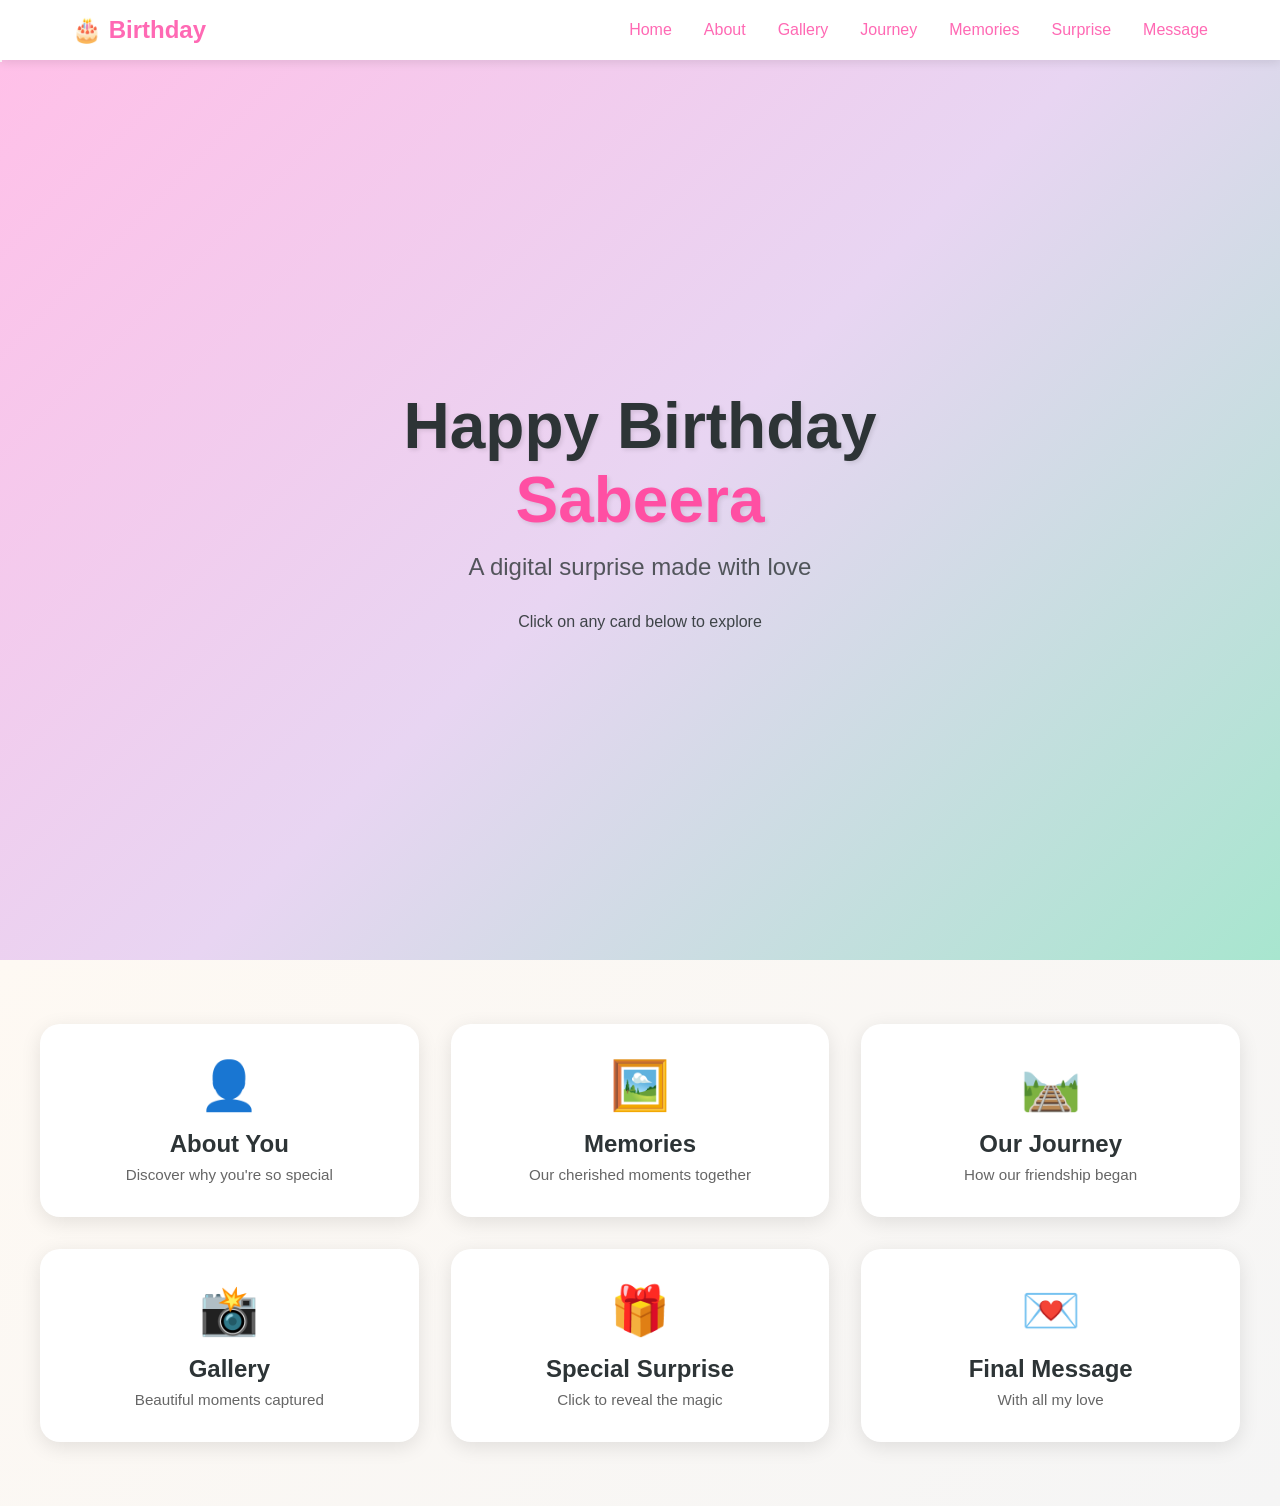
<file: Frontend-Mini-Projects-Collection/BIRTHDAY/index.html>
<!DOCTYPE html>
<html lang="en">
<head>
    <meta charset="UTF-8">
    <meta name="viewport" content="width=device-width, initial-scale=1.0">
    <title>Happy Birthday - A Digital Surprise</title>
    <link rel="stylesheet" href="styles.css">
</head>
<body>
    <!-- Navigation -->
    <nav class="navbar">
        <div class="nav-container">
            <div class="nav-logo">
                <a href="index.html" style="text-decoration: none; color: inherit;">🎂 Birthday</a>
            </div>
            <ul class="nav-menu">
                <li><a href="index.html" class="nav-link">Home</a></li>
                <li><a href="about.html" class="nav-link">About</a></li>
                <li><a href="gallery.html" class="nav-link">Gallery</a></li>
                <li><a href="journey.html" class="nav-link">Journey</a></li>
                <li><a href="memories.html" class="nav-link">Memories</a></li>
                <li><a href="suprise.html" class="nav-link">Surprise</a></li>
               
                <li><a href="message.html" class="nav-link">Message</a></li>
            </ul>
            
        </div>
    </nav>


    <!-- Welcome Section -->
    <section id="home" class="hero">
        <div class="stars"></div>
        <div class="balloons"></div>
        <div class="hero-content">
            <h1 class="hero-title">
    Happy Birthday <br>
    <span style="color: #ff4fa3;">Sabeera</span>
</h1>

            <p class="hero-subtitle">A digital surprise made with love</p>
            <p class="hero-subtitle-small">Click on any card below to explore</p>
        </div>
        <div class="confetti"></div>
    </section>

    <!-- Interactive Cards Section -->
    <section class="cards-section">
        <div class="cards-container">
            <div class="card" onclick="goToPage('about.html')">
                <div class="card-icon">👤</div>
                <h3>About You</h3>
                <p>Discover why you're so special</p>
            </div>
            <div class="card" onclick="goToPage('memories.html')">
                <div class="card-icon">🖼️</div>
                <h3>Memories</h3>
                <p>Our cherished moments together</p>
            </div>
            <div class="card" onclick="goToPage('journey.html')">
                <div class="card-icon">🛤️</div>
                <h3>Our Journey</h3>
                <p>How our friendship began</p>
            </div>
            <div class="card" onclick="goToPage('gallery.html')">
                <div class="card-icon">📸</div>
                <h3>Gallery</h3>
                <p>Beautiful moments captured</p>
            </div>
            <div class="card" onclick="goToPage('surprise.html')">
                <div class="card-icon">🎁</div>
                <h3>Special Surprise</h3>
                <p>Click to reveal the magic</p>
            </div>
            <div class="card" onclick="goToPage('message.html')">
                <div class="card-icon">💌</div>
                <h3>Final Message</h3>
                <p>With all my love</p>
            </div>
        </div>
    </section>

    <script src="script.js"></script>
</body>
</html>
</file>
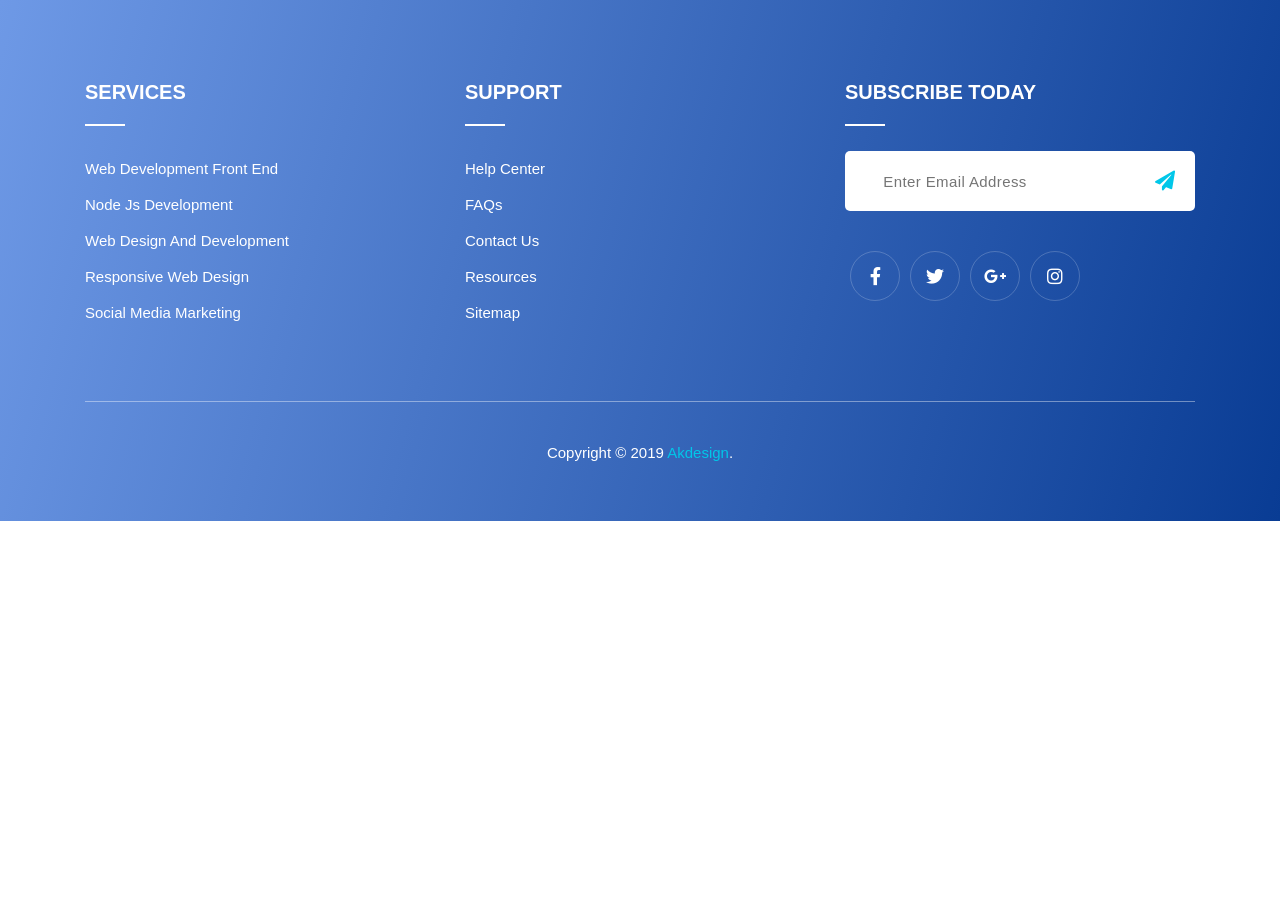
<file: Frontend-Mini-Projects-Collection/FOTTER/index.html>
<!DOCTYPE html>
<html lang="en">

<head>
   <meta charset="UTF-8">
   <meta http-equiv="X-UA-Compatible" content="IE=edge">
   <meta name="viewport" content="width=device-width, initial-scale=1.0">
   <title>Footer </title>
   <link rel="stylesheet" href="style.css">
   <link rel="stylesheet" href="https://maxcdn.bootstrapcdn.com/bootstrap/4.1.3/css/bootstrap.min.css">
   <link rel="stylesheet" href="https://use.fontawesome.com/releases/v5.6.3/css/all.css"
      integrity="sha384-UHRtZLI+pbxtHCWp1t77Bi1L4ZtiqrqD80Kn4Z8NTSRyMA2Fd33n5dQ8lWUE00s/" crossorigin="anonymous">
</head>

<body>
   <div class="footer">
      <div class="container">
         <div class="row">
            <div class="col-lg-4 col-sm-4 col-xs-12">
               <div class="single_footer">
                  <h4>Services</h4>
                  <ul>
                     <li><a href="#">web development front end</a></li>
                     <li><a href="#">node js development</a></li>
                     <li><a href="#">web design and development </a></li>
                     <li><a href="#">responsive web design</a></li>
                     <li><a href="#">social media marketing</a></li>
                  </ul>
               </div>
            </div>
            <!--- END COL -->
            <div class="col-md-4 col-sm-4 col-xs-12">
               <div class="single_footer single_footer_address">
                  <h4>Support        </h4>
                  <ul>
                     <li><a href="#">Help Center </a></li>
                     <li><a href="#"> FAQs  </a></li>
                     <li><a href="#">Contact Us  </a></li>
                     <li><a href="#">Resources </a></li>
                     <li><a href="#"> Sitemap </a></li>
                  </ul>
               </div>
            </div>
            <!--- END COL -->
            <div class="col-md-4 col-sm-4 col-xs-12">
               <div class="single_footer single_footer_address">
                  <h4>Subscribe today</h4>
                  <div class="signup_form">
                     <form action="#" class="subscribe">
                        <input type="text" class="subscribe__input" placeholder="Enter Email Address">
                        <button type="button" class="subscribe__btn"><i class="fas fa-paper-plane"></i></button>
                     </form>
                  </div>
               </div>
               <div class="social_profile">
                  <ul>
                     <li><a href="#"><i class="fab fa-facebook-f"></i></a></li>
                     <li><a href="#"><i class="fab fa-twitter"></i></a></li>
                     <li><a href="#"><i class="fab fa-google-plus-g"></i></a></li>
                     <li><a href="#"><i class="fab fa-instagram"></i></a></li>
                  </ul>
               </div>
            </div>
            <!--- END COL -->
         </div>
         <!--- END ROW -->
         <div class="row">
            <div class="col-lg-12 col-sm-12 col-xs-12">
               <p class="copyright">Copyright © 2019 <a href="#">Akdesign</a>.</p>
            </div>
            <!--- END COL -->
         </div>
         <!--- END ROW -->
      </div>
      <!--- END CONTAINER -->
   </div>
</body>

</html>
</file>
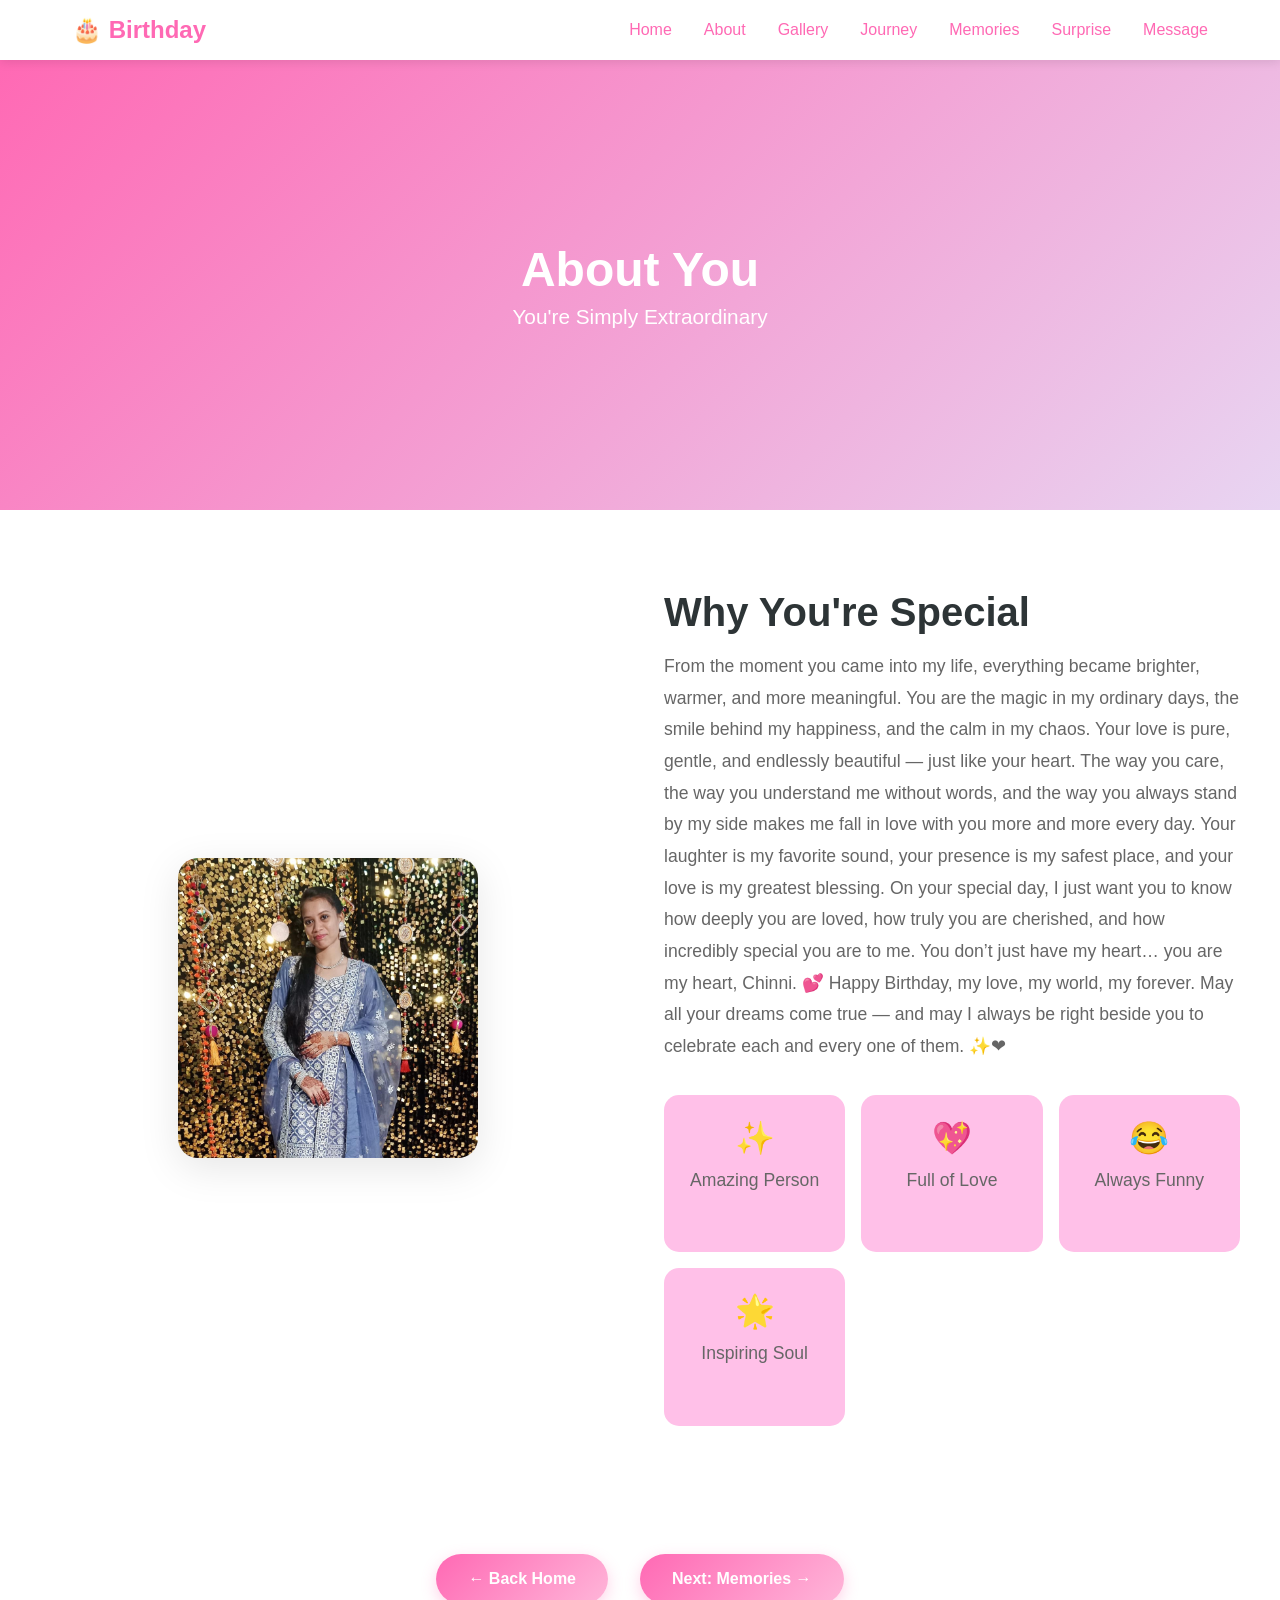
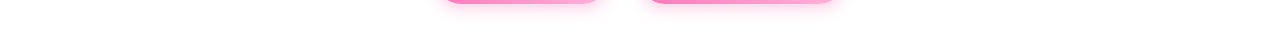
<file: Frontend-Mini-Projects-Collection/BIRTHDAY/about.html>
<!DOCTYPE html>
<html lang="en">
<head>
    <meta charset="UTF-8">
    <meta name="viewport" content="width=device-width, initial-scale=1.0">
    <title>About You - Birthday Gift</title>
    <link rel="stylesheet" href="styles.css">
</head>
<body>
    <!-- Navigation -->
    <nav class="navbar">
        <div class="nav-container">
            <div class="nav-logo">
                <a href="index.html" style="text-decoration: none; color: inherit;">🎂 Birthday</a>
                </div>
            <ul class="nav-menu">
                <li><a href="index.html" class="nav-link">Home</a></li>
                <li><a href="about.html" class="nav-link">About</a></li>
                <li><a href="gallery.html" class="nav-link">Gallery</a></li>
                <li><a href="journey.html" class="nav-link">Journey</a></li>
                <li><a href="memories.html" class="nav-link">Memories</a></li>
                <li><a href="suprise.html" class="nav-link">Surprise</a></li>
                
                <li><a href="message.html" class="nav-link">Message</a></li>
            </ul>
            </div>
            
           
        </div>
    </nav>

    <!-- Audio -->
    <audio id="background-music" loop>
        <source src="https://www.soundhelix.com/examples/mp3/SoundHelix-Song-1.mp3" type="audio/mpeg">
    </audio>

    <!-- About Section -->
    <section class="page-hero about-hero">
        <h1>About You</h1>
        <p>You're Simply Extraordinary</p>
    </section>

    <section class="about">
        <div class="about-container">
            <div class="about-image">
                <div class="image-frame">
                    <img src="about img .jpg" alt="Friend">
                </div>
            </div>
            <div class="about-content">
                <h2>Why You're Special</h2>
                <p>
From the moment you came into my life, everything became brighter, warmer, and more meaningful. You are the magic in my ordinary days, the smile behind my happiness, and the calm in my chaos. Your love is pure, gentle, and endlessly beautiful — just like your heart.

The way you care, the way you understand me without words, and the way you always stand by my side makes me fall in love with you more and more every day. Your laughter is my favorite sound, your presence is my safest place, and your love is my greatest blessing.

On your special day, I just want you to know how deeply you are loved, how truly you are cherished, and how incredibly special you are to me. You don’t just have my heart… you are my heart, Chinni. 💕

Happy Birthday, my love, my world, my forever. May all your dreams come true — and may I always be right beside you to celebrate each and every one of them. ✨❤</p>
              
                <div class="fun-facts">
                    <div class="fact">
                        <span class="fact-icon">✨</span>
                        <p>Amazing Person</p>
                    </div>
                    <div class="fact">
                        <span class="fact-icon">💖</span>
                        <p>Full of Love</p>
                    </div>
                    <div class="fact">
                        <span class="fact-icon">😂</span>
                        <p>Always Funny</p>
                    </div>
                    <div class="fact">
                        <span class="fact-icon">🌟</span>
                        <p>Inspiring Soul</p>
                    </div>
                </div>
            </div>
        </div>
    </section>

    <section class="nav-buttons">
        <button class="btn-secondary" onclick="goToPage('index.html')">← Back Home</button>
        <button class="btn-secondary" onclick="goToPage('memories.html')">Next: Memories →</button>
    </section>

    <script src="script.js"></script>
</body>
</html>
</file>
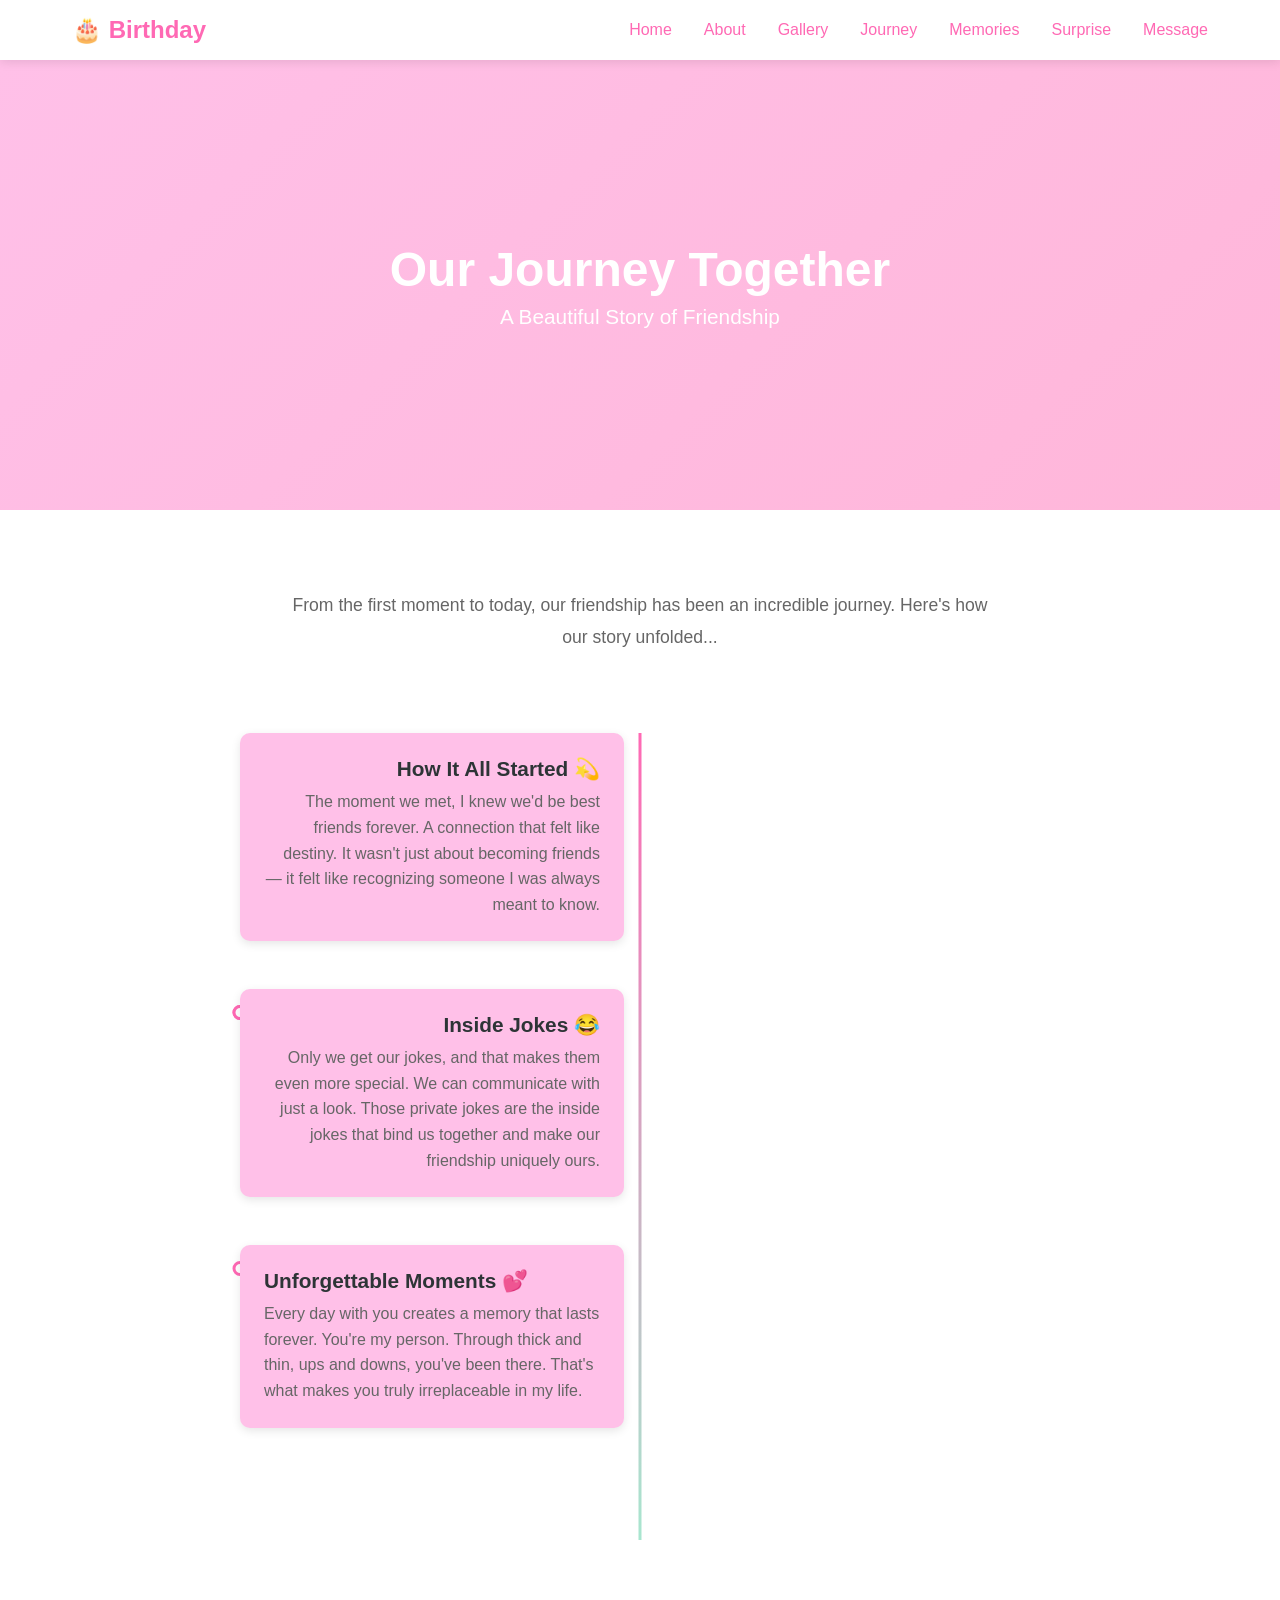
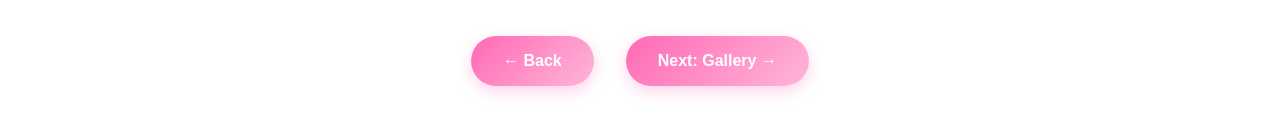
<file: Frontend-Mini-Projects-Collection/BIRTHDAY/journey.html>
<!DOCTYPE html>
<html lang="en">
<head>
    <meta charset="UTF-8">
    <meta name="viewport" content="width=device-width, initial-scale=1.0">
    <title>Our Journey - Birthday Gift</title>
    <link rel="stylesheet" href="styles.css">
</head>
<body>
    <!-- Navigation -->
    <nav class="navbar">
        <div class="nav-container">
            <div class="nav-logo">
                <a href="index.html" style="text-decoration: none; color: inherit;">🎂 Birthday</a>
                </div>
            <ul class="nav-menu">
                <li><a href="index.html" class="nav-link">Home</a></li>
                <li><a href="about.html" class="nav-link">About</a></li>
                <li><a href="gallery.html" class="nav-link">Gallery</a></li>
                <li><a href="journey.html" class="nav-link">Journey</a></li>
                <li><a href="memories.html" class="nav-link">Memories</a></li>
                <li><a href="suprise.html" class="nav-link">Surprise</a></li>
              
                <li><a href="message.html" class="nav-link">Message</a></li>
            </ul>
            </div>
          
            
        </div>
    </nav>

    <!-- Audio -->
    <audio id="background-music" loop>
        <source src="https://www.soundhelix.com/examples/mp3/SoundHelix-Song-1.mp3" type="audio/mpeg">
    </audio>

    <!-- Journey Section -->
    <section class="page-hero journey-hero">
        <h1>Our Journey Together</h1>
        <p>A Beautiful Story of Friendship</p>
    </section>

    <section class="journey">
        <div class="journey-content">
            <p class="journey-intro">From the first moment to today, our friendship has been an incredible journey. Here's how our story unfolded...</p>
            <div class="timeline">
                <div class="timeline-item left">
                    <div class="timeline-content">
                        <h3>How It All Started 💫</h3>
                        <p>The moment we met, I knew we'd be best friends forever. A connection that felt like destiny. It wasn't just about becoming friends — it felt like recognizing someone I was always meant to know.</p>
                    </div>
                </div>
                <div class="timeline-marker"></div>
                <div class="timeline-item right">
                   
                </div>
                <div class="timeline-marker"></div>
                <div class="timeline-item left">
                    <div class="timeline-content">
                        <h3>Inside Jokes 😂</h3>
                        <p>Only we get our jokes, and that makes them even more special. We can communicate with just a look. Those private jokes are the inside jokes that bind us together and make our friendship uniquely ours.</p>
                    </div>
                </div>
                <div class="timeline-marker"></div>
                <div class="timeline-item right">
                    <div class="timeline-content">
                        <h3>Unforgettable Moments 💕</h3>
                        <p>Every day with you creates a memory that lasts forever. You're my person. Through thick and thin, ups and downs, you've been there. That's what makes you truly irreplaceable in my life.</p>
                    </div>
                </div>
            </div>
        </div>
    </section>

    <section class="nav-buttons">
        <button class="btn-secondary" onclick="goToPage('memories.html')">← Back</button>
        <button class="btn-secondary" onclick="goToPage('gallery.html')">Next: Gallery →</button>
    </section>

    <script src="script.js"></script>
</body>
</html>
</file>
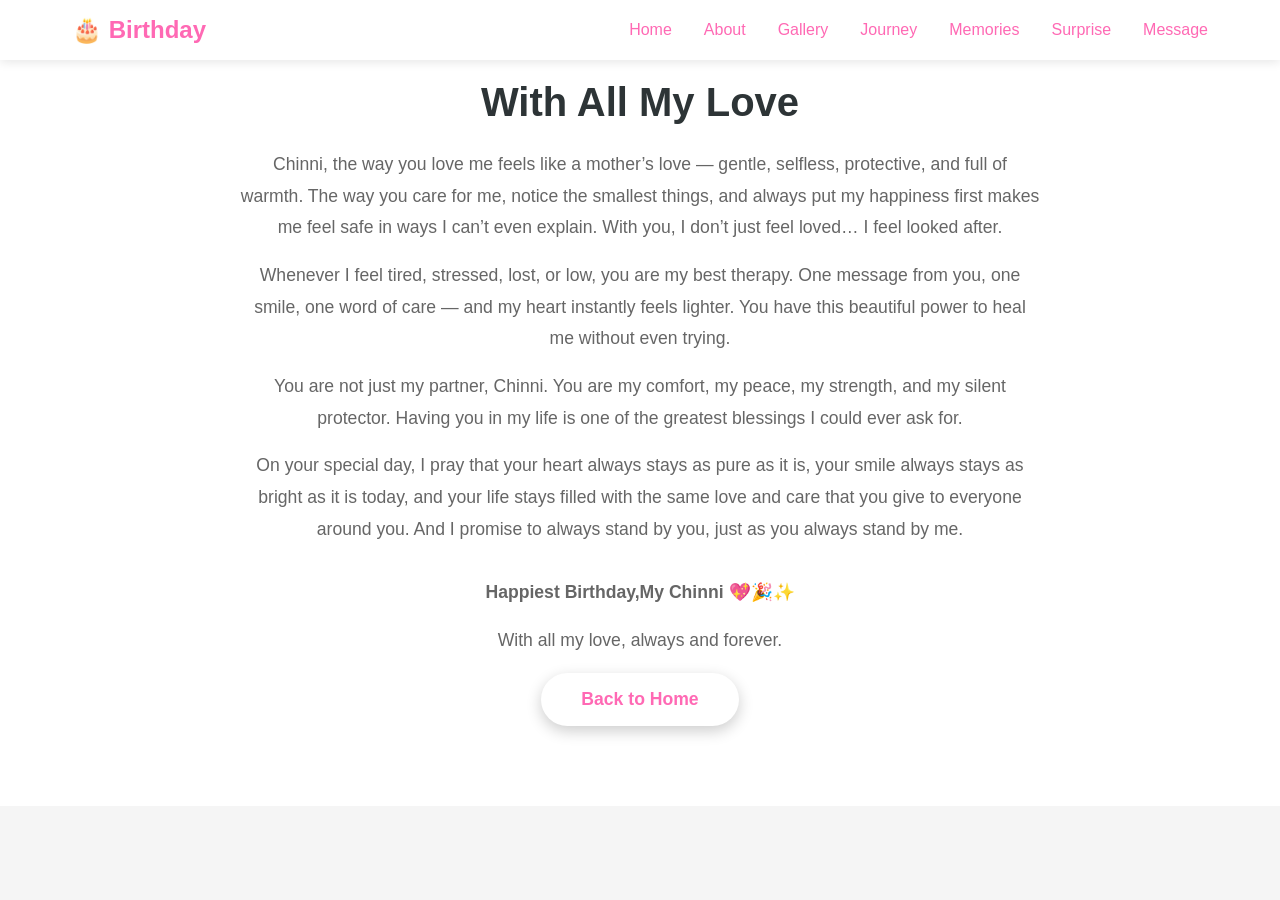
<file: Frontend-Mini-Projects-Collection/BIRTHDAY/message.html>
<!DOCTYPE html>
<html lang="en">
<head>
    <meta charset="UTF-8">
    <meta name="viewport" content="width=device-width, initial-scale=1.0">
    <title>Final Message - Birthday Gift</title>
    <link rel="stylesheet" href="styles.css">
</head>
<body>
    <!-- Navigation -->
    <nav class="navbar">
        <div class="nav-container">
            <div class="nav-logo">
                <a href="index.html" style="text-decoration: none; color: inherit;">🎂 Birthday</a>
                </div>
            <ul class="nav-menu">
                <li><a href="index.html" class="nav-link">Home</a></li>
                <li><a href="about.html" class="nav-link">About</a></li>
                <li><a href="gallery.html" class="nav-link">Gallery</a></li>
                <li><a href="journey.html" class="nav-link">Journey</a></li>
                <li><a href="memories.html" class="nav-link">Memories</a></li>
                <li><a href="suprise.html" class="nav-link">Surprise</a></li>
               
                <li><a href="message.html" class="nav-link">Message</a></li>
            </ul>
            </div>
          
           
        </div>
    </nav>

    <!-- Audio -->
    <audio id="background-music" loop>
        <source src="https://www.soundhelix.com/examples/mp3/SoundHelix-Song-1.mp3" type="audio/mpeg">
    </audio>

    <!-- Final Message Section -->
    <section class="ending">
        <div class="ending-content">
            <h2>With All My Love</h2>
            <p>Chinni, the way you love me feels like a mother’s love — gentle, selfless, protective, and full of warmth. The way you care for me, notice the smallest things, and always put my happiness first makes me feel safe in ways I can’t even explain. With you, I don’t just feel loved… I feel looked after.</p>
            <p>Whenever I feel tired, stressed, lost, or low, you are my best therapy. One message from you, one smile, one word of care — and my heart instantly feels lighter. You have this beautiful power to heal me without even trying.
</p>
            <p>You are not just my partner, Chinni. You are my comfort, my peace, my strength, and my silent protector. Having you in my life is one of the greatest blessings I could ever ask for.</p>
            <p>
On your special day, I pray that your heart always stays as pure as it is, your smile always stays as bright as it is today, and your life stays filled with the same love and care that you give to everyone around you. And I promise to always stand by you, just as you always stand by me.
</p>

            <p class="closing">Happiest Birthday,My Chinni 💖🎉✨</p>
            <p class="final-message">With all my love, always and forever.</p>
            <button class="btn-primary" onclick="goToPage('index.html')">Back to Home</button>
        </div>
        <div class="floating-hearts"></div>
    </section>

    <script src="script.js"></script>
</body>
</html>
</file>
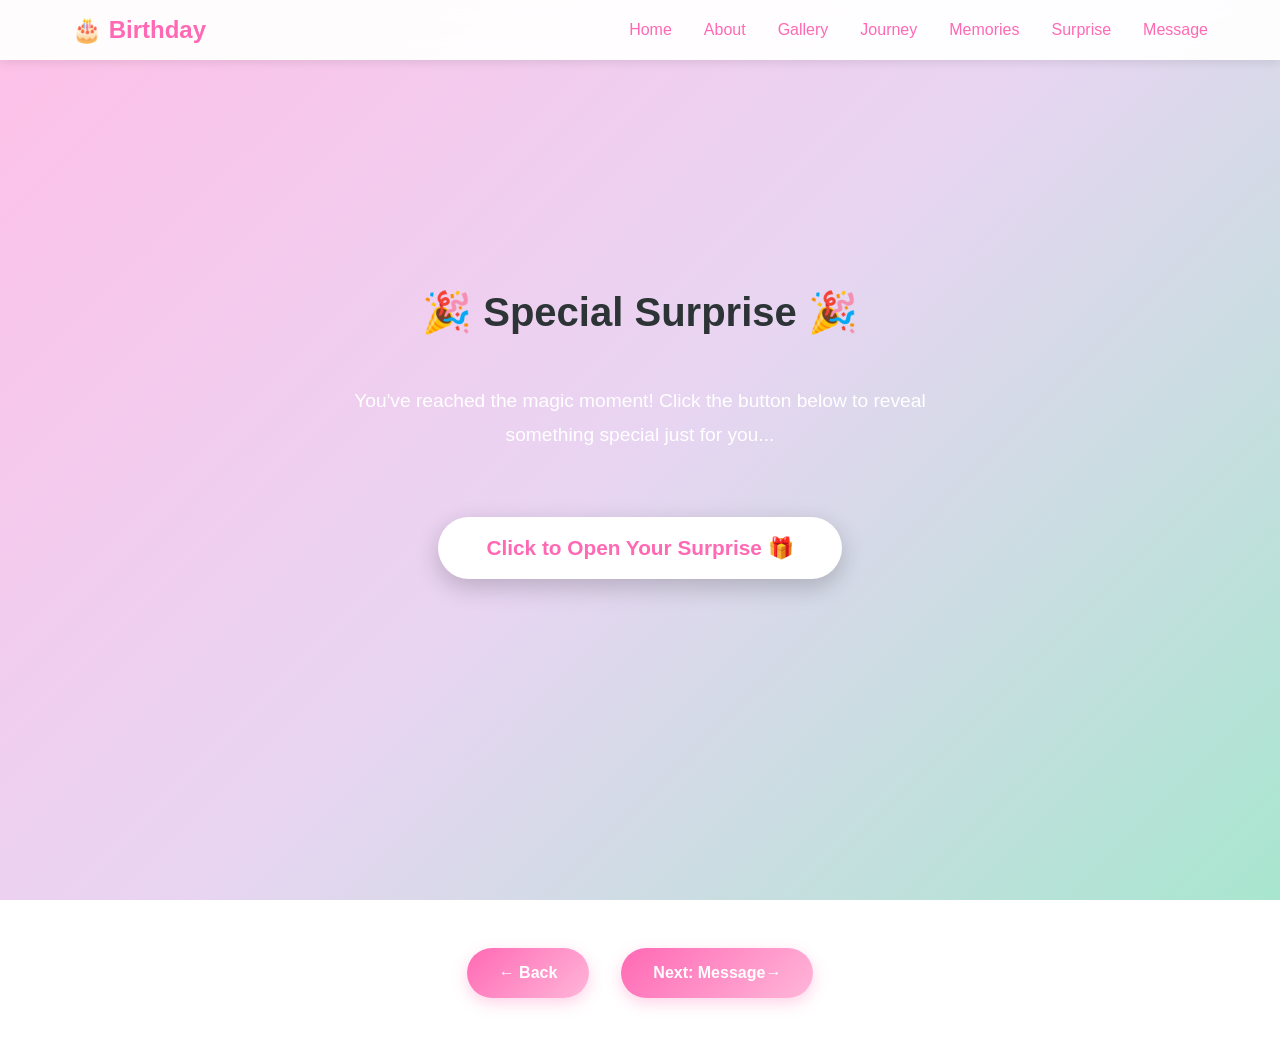
<file: Frontend-Mini-Projects-Collection/BIRTHDAY/suprise.html>
<!DOCTYPE html>
<html lang="en">
<head>
    <meta charset="UTF-8">
    <meta name="viewport" content="width=device-width, initial-scale=1.0">
    <title>Surprise - Birthday Gift</title>
    <link rel="stylesheet" href="styles.css">
</head>
<body>
    <!-- Navigation -->
    <nav class="navbar">
        <div class="nav-container">
            <div class="nav-logo">
                <a href="index.html" style="text-decoration: none; color: inherit;">🎂 Birthday</a>
                </div>
            <ul class="nav-menu">
                <li><a href="index.html" class="nav-link">Home</a></li>
                <li><a href="about.html" class="nav-link">About</a></li>
                <li><a href="gallery.html" class="nav-link">Gallery</a></li>
                <li><a href="journey.html" class="nav-link">Journey</a></li>
                <li><a href="memories.html" class="nav-link">Memories</a></li>
                <li><a href="surprise.html" class="nav-link">Surprise</a></li>
                <li><a href="message.html" class="nav-link">Message</a></li>
            </ul>
          
    </nav>

   
    <!-- Surprise Section -->
    <section class="surprise">
        <div class="surprise-container">
            <h2>🎉 Special Surprise 🎉</h2>
            <p class="surprise-text">You've reached the magic moment! Click the button below to reveal something special just for you...</p>
            <button class="btn-gift" onclick="openSurprise()">Click to Open Your Surprise 🎁</button>
            <div class="cake-container hidden" id="cake">
                <div class="cake">
                    <div class="candle"></div>
                    <div class="cake-layer layer1"></div>
                    <div class="cake-layer layer2"></div>
                    <div class="cake-layer layer3"></div>
                </div>
                <p class="wish-text">Make a Wish! 💫</p>
            </div>
        </div>
    </section>

    <section class="nav-buttons">
        <button class="btn-secondary" onclick="goToPage('gallery.html')">← Back</button>
        <button class="btn-secondary" onclick="goToPage('message.html')">Next: Message→</button>
    </section>

    <script src="script.js"></script>
</body>
</html>
</file>
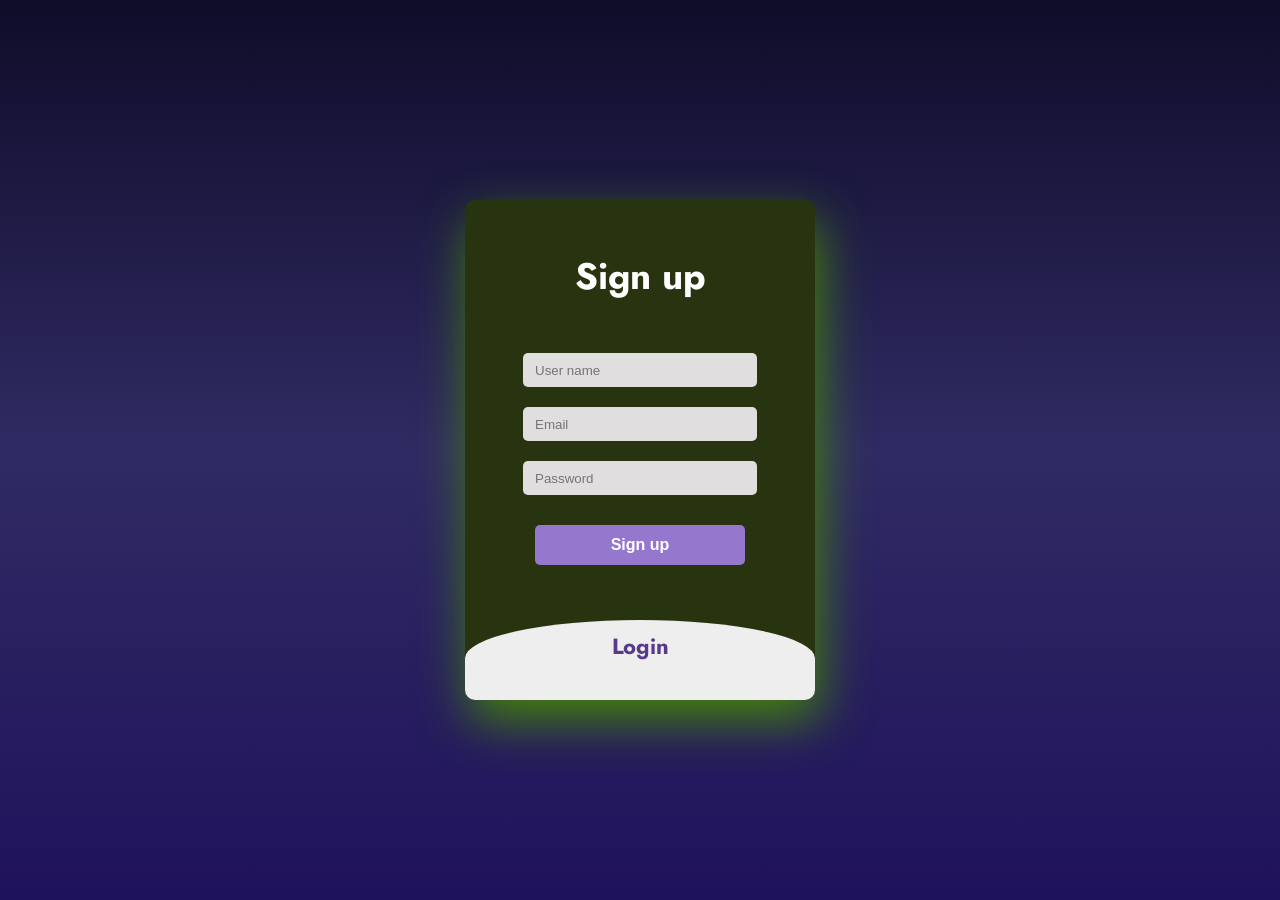
<file: Frontend-Mini-Projects-Collection/login/singup.html>
<!DOCTYPE html>
<html lang="en">
  <head>
    <meta charset="UTF-8">
    <meta name="viewport" content="width=device-width, initial-scale=1.0">
    <link href="https://fonts.googleapis.com/css2?family=Jost:wght@500&display=swap" rel="stylesheet">
    <title>login/sign up page</title>
      <!--
    - google font link
  -->
  <link rel="preconnect" href="https://fonts.googleapis.com">
    <link rel="preconnect" href="https://fonts.gstatic.com" crossorigin>
  <link href="https://fonts.googleapis.com/css2?family=Poppins:wght@300;400;500;600&display=swap" rel="stylesheet">
    <link rel="stylesheet" href="style.css">
  </head>
  <body>
    <div class="main">  	
      <input type="checkbox" id="chk" aria-hidden="true">
        <div class="signup">
          <form>
            <label for="chk" aria-hidden="true">Sign up</label>
            <input type="text" name="txt" placeholder="User name" required>
            <input type="email" name="email" placeholder="Email" required>
            <input type="password" name="pswd" placeholder="Password" required>
            <button>Sign up</button>
          </form>
        </div>

        <div class="login">
          <form>
            <label for="chk" aria-hidden="true">Login</label>
            <input type="email" name="email" placeholder="Email" required="">
            <input type="password" name="pswd" placeholder="Password" required="">
            <button>Login</button>
          </form>
        </div>
    </div> 
  </body>
</html>
</file>
<file: Frontend-Mini-Projects-Collection/BIRTHDAY/styles.css>
* {
  margin: 0;
  padding: 0;
  box-sizing: border-box;
}

:root {
  --primary: #ffc0e8;
  --secondary: #e8d5f2;
  --accent: #a8e6cf;
  --dark: #2d3436;
  --light: #f5f5f5;
  --gradient: linear-gradient(135deg, #ffc0e8 0%, #e8d5f2 50%, #a8e6cf 100%);
}

html {
  scroll-behavior: smooth;
}

body {
  font-family: "Segoe UI", Tahoma, Geneva, Verdana, sans-serif;
  background: var(--light);
  color: var(--dark);
  overflow-x: hidden;
}

/* Navigation */
.navbar {
  position: fixed;
  top: 0;
  width: 100%;
  background: rgba(255, 255, 255, 0.95);
  backdrop-filter: blur(10px);
  padding: 1rem 0;
  z-index: 1000;
  box-shadow: 0 2px 10px rgba(0, 0, 0, 0.1);
}

.nav-container {
  display: flex;
  justify-content: space-between;
  align-items: center;
  max-width: 1200px;
  margin: 0 auto;
  padding: 0 2rem;
}

.nav-logo {
  font-size: 1.5rem;
  font-weight: bold;
  color: var(--dark);
}

.nav-menu {
  display: flex;
  list-style: none;
  gap: 2rem;
}

.nav-link {
  text-decoration: none;
  color: var(--dark);
  font-weight: 500;
  transition: color 0.3s ease;
}

.nav-link:hover {
  color: #ff69b4;
}

/* Navigation Text Colors */
.nav-logo {
    font-size: 1.5rem;
    font-weight: bold;
    color: #ff69b4; /* Changed to pink */
    transition: color 0.3s ease;
}

.nav-logo:hover {
    color: var(--primary-dark);
}

.nav-link {
    text-decoration: none;
    color: #ff69b4; /* Changed to pink */
    font-weight: 500;
    transition: color 0.3s ease;
}

.nav-link:hover {
    color: var(--primary-dark);
    transform: scale(1.05);
}

/* Optional: If you want to style the active/current page link */
.nav-link.active {
    color: var(--primary-dark);
    font-weight: 600;
}

.music-btn {
  background: var(--primary);
  border: none;
  padding: 0.5rem 1rem;
  border-radius: 20px;
  cursor: pointer;
  font-size: 1rem;
  transition: transform 0.2s ease;
}

.music-btn:hover {
  transform: scale(1.1);
}

/* Hero Section */
.hero {
  min-height: 100vh;
  display: flex;
  align-items: center;
  justify-content: center;
  background: var(--gradient);
  position: relative;
  overflow: hidden;
  margin-top: 60px;
}

.hero-content {
  text-align: center;
  z-index: 10;
  animation: fadeInDown 1s ease;
}

.hero-title {
  font-size: 4rem;
  font-weight: 700;
  margin-bottom: 1rem;
  animation: slideInUp 1s ease 0.3s backwards;
  text-shadow: 2px 2px 4px rgba(0, 0, 0, 0.1);
}

.hero-subtitle {
  font-size: 1.5rem;
  margin-bottom: 2rem;
  color: rgba(45, 52, 54, 0.8);
  animation: slideInUp 1s ease 0.6s backwards;
}

.btn-primary {
  padding: 1rem 2.5rem;
  font-size: 1.1rem;
  background: white;
  color: #ff69b4;
  border: none;
  border-radius: 50px;
  cursor: pointer;
  font-weight: 600;
  box-shadow: 0 5px 15px rgba(0, 0, 0, 0.2);
  transition: all 0.3s ease;
  animation: slideInUp 1s ease 0.9s backwards;
}

.btn-primary:hover {
  transform: translateY(-3px);
  box-shadow: 0 8px 20px rgba(0, 0, 0, 0.3);
}

/* Animations */
@keyframes fadeInDown {
  from {
    opacity: 0;
    transform: translateY(-30px);
  }
  to {
    opacity: 1;
    transform: translateY(0);
  }
}

@keyframes slideInUp {
  from {
    opacity: 0;
    transform: translateY(30px);
  }
  to {
    opacity: 1;
    transform: translateY(0);
  }
}

@keyframes float {
  0%,
  100% {
    transform: translateY(0px);
  }
  50% {
    transform: translateY(-20px);
  }
}

@keyframes spin {
  from {
    transform: rotate(0deg);
  }
  to {
    transform: rotate(360deg);
  }
}

@keyframes pulse {
  0%,
  100% {
    opacity: 1;
  }
  50% {
    opacity: 0.5;
  }
}

/* Background Elements */
.stars {
  position: absolute;
  top: 0;
  left: 0;
  width: 100%;
  height: 100%;
  pointer-events: none;
}

.stars::before,
.stars::after {
  content: "";
  position: absolute;
  width: 2px;
  height: 2px;
  background: white;
  border-radius: 50%;
  animation: twinkle 3s infinite;
}

@keyframes twinkle {
  0%,
  100% {
    opacity: 0.3;
  }
  50% {
    opacity: 1;
  }
}

.balloons {
  position: absolute;
  width: 100%;
  height: 100%;
  pointer-events: none;
}

.confetti {
  position: absolute;
  width: 100%;
  height: 100%;
  pointer-events: none;
}

/* About Section */
.about {
  padding: 5rem 2rem;
  background: white;
}

.about-container {
  max-width: 1200px;
  margin: 0 auto;
  display: grid;
  grid-template-columns: 1fr 1fr;
  gap: 3rem;
  align-items: center;
}

.about-image {
  text-align: center;
}

.image-frame {
  width: 300px;
  height: 300px;
  margin: 0 auto;
  border-radius: 20px;
  overflow: hidden;
  box-shadow: 0 10px 40px rgba(0, 0, 0, 0.1);
  animation: slideInLeft 1s ease;
}

.image-frame img {
  width: 100%;
  height: 100%;
  object-fit: cover;
  transition: transform 0.3s ease;
}

.image-frame:hover img {
  transform: scale(1.05);
}

@keyframes slideInLeft {
  from {
    opacity: 0;
    transform: translateX(-50px);
  }
  to {
    opacity: 1;
    transform: translateX(0);
  }
}

.about-content h2 {
  font-size: 2.5rem;
  margin-bottom: 1rem;
  color: var(--dark);
}

.about-content p {
  font-size: 1.1rem;
  line-height: 1.8;
  color: #666;
  margin-bottom: 2rem;
}

.fun-facts {
  display: grid;
  grid-template-columns: repeat(3, 1fr);
  gap: 1rem;
}

.fact {
  background: var(--primary);
  padding: 1.5rem;
  border-radius: 15px;
  text-align: center;
  transition: transform 0.3s ease;
}

.fact:hover {
  transform: translateY(-5px);
}

.fact-icon {
  font-size: 2rem;
  display: block;
  margin-bottom: 0.5rem;
}

/* Memories Section */
.memories {
  padding: 5rem 2rem;
  background: linear-gradient(135deg, #fef9f3 0%, #f5f5f5 100%);
}

.memories h2,
.journey h2,
.gallery h2,
.surprise h2,
.ending h2 {
  text-align: center;
  font-size: 2.5rem;
  margin-bottom: 3rem;
  color: var(--dark);
}

.memories-grid {
  display: grid;
  grid-template-columns: repeat(auto-fit, minmax(250px, 1fr));
  gap: 2rem;
  max-width: 1200px;
  margin: 0 auto;
}

.memory-card {
  border-radius: 15px;
  overflow: hidden;
  cursor: pointer;
  box-shadow: 0 5px 15px rgba(0, 0, 0, 0.1);
  transition: all 0.3s ease;
}

.memory-card img {
  width: 100%;
  height: 250px;
  object-fit: cover;
  transition: transform 0.3s ease;
}

.memory-card:hover {
  transform: translateY(-10px);
  box-shadow: 0 10px 30px rgba(0, 0, 0, 0.2);
}

.memory-card:hover img {
  transform: scale(1.1);
}

.memory-card p {
  padding: 1rem;
  background: white;
  text-align: center;
  font-weight: 600;
  color: #ff69b4;
}

/* Journey Section */
.journey {
  padding: 5rem 2rem;
  background: white;
}

.timeline {
  max-width: 800px;
  margin: 0 auto;
  position: relative;
  padding: 2rem 0;
}

.timeline::before {
  content: "";
  position: absolute;
  left: 50%;
  transform: translateX(-50%);
  width: 3px;
  height: 100%;
  background: linear-gradient(180deg, #ff69b4 0%, #a8e6cf 100%);
}

.timeline-item {
  margin-bottom: 3rem;
  width: 48%;
  opacity: 0;
  animation: fadeInUp 1s ease forwards;
}

.timeline-item.left {
  left: 0;
  text-align: right;
}

.timeline-item.right {
  left: 52%;
  text-align: left;
}

.timeline-marker {
  position: absolute;
  left: 50%;
  transform: translateX(-50%);
  width: 15px;
  height: 15px;
  background: white;
  border: 3px solid #ff69b4;
  border-radius: 50%;
  margin-top: 1rem;
  margin-left: -50%;
}

.timeline-content {
  background: var(--primary);
  padding: 1.5rem;
  border-radius: 10px;
  box-shadow: 0 3px 10px rgba(0, 0, 0, 0.1);
}

.timeline-content h3 {
  font-size: 1.3rem;
  margin-bottom: 0.5rem;
  color: var(--dark);
}

.timeline-content p {
  color: #666;
  line-height: 1.6;
}

@keyframes fadeInUp {
  from {
    opacity: 0;
    transform: translateY(30px);
  }
  to {
    opacity: 1;
    transform: translateY(0);
  }
}

/* Gallery Section */
.gallery {
  padding: 5rem 2rem;
  background: linear-gradient(135deg, #f5f5f5 0%, #fef9f3 100%);
}

.gallery-grid {
  display: grid;
  grid-template-columns: repeat(auto-fit, minmax(280px, 1fr));
  gap: 2rem;
  max-width: 1200px;
  margin: 0 auto;
}

.gallery-item {
  position: relative;
  overflow: hidden;
  border-radius: 15px;
  cursor: pointer;
  box-shadow: 0 5px 15px rgba(0, 0, 0, 0.1);
  height: 300px;
  transition: all 0.3s ease;
}

.gallery-item img {
  width: 100%;
  height: 100%;
  object-fit: cover;
  transition: transform 0.3s ease;
}

.gallery-item:hover img {
  transform: scale(1.1);
}

.gallery-overlay {
  position: absolute;
  bottom: 0;
  left: 0;
  width: 100%;
  background: rgba(45, 52, 54, 0.8);
  color: white;
  padding: 1rem;
  transform: translateY(100%);
  transition: transform 0.3s ease;
}

.gallery-item:hover .gallery-overlay {
  transform: translateY(0);
}

.gallery-overlay p {
  font-weight: 600;
}

/* Surprise Section */
.surprise {
  padding: 5rem 2rem;
  background: var(--gradient);
  text-align: center;
  min-height: 100vh;
  display: flex;
  align-items: center;
  justify-content: center;
}

.surprise-container {
  z-index: 10;
}

.btn-gift {
  padding: 1.2rem 3rem;
  font-size: 1.3rem;
  background: white;
  color: #ff69b4;
  border: none;
  border-radius: 50px;
  cursor: pointer;
  font-weight: 700;
  box-shadow: 0 8px 25px rgba(0, 0, 0, 0.2);
  transition: all 0.3s ease;
  margin: 2rem 0;
}

.btn-gift:hover {
  transform: translateY(-5px) scale(1.05);
  box-shadow: 0 12px 35px rgba(0, 0, 0, 0.3);
}

.cake-container {
  margin-top: 3rem;
}

.cake-container.hidden {
  display: none;
}

.cake {
  position: relative;
  width: 150px;
  height: 120px;
  margin: 0 auto 2rem;
}

.cake-layer {
  position: absolute;
  width: 150px;
  height: 30px;
  left: 0;
  background: linear-gradient(180deg, #ff69b4 0%, #ff1493 100%);
  border-radius: 5px;
}

.layer1 {
  bottom: 0;
}

.layer2 {
  bottom: 35px;
  width: 130px;
  left: 10px;
  background: linear-gradient(180deg, #ff85c0 0%, #ff69b4 100%);
}

.layer3 {
  bottom: 70px;
  width: 110px;
  left: 20px;
  background: linear-gradient(180deg, #ffa0d0 0%, #ff85c0 100%);
}

.candle {
  position: absolute;
  bottom: 110px;
  left: 70px;
  width: 8px;
  height: 40px;
  background: #ffeb3b;
  border-radius: 4px;
}

.candle::after {
  content: "";
  position: absolute;
  top: -10px;
  left: 50%;
  transform: translateX(-50%);
  width: 6px;
  height: 10px;
  background: #ff6347;
  border-radius: 50%;
  animation: flicker 0.3s infinite;
}

@keyframes flicker {
  0%,
  100% {
    opacity: 1;
  }
  50% {
    opacity: 0.7;
  }
}

.wish-text {
  font-size: 1.5rem;
  color: white;
  animation: float 2s ease-in-out infinite;
}

/* Ending Section */
.ending {
  padding: 5rem 2rem;
  background: white;
  text-align: center;
  position: relative;
  overflow: hidden;
}

.ending-content {
  max-width: 800px;
  margin: 0 auto;
  z-index: 10;
}

.ending-content h2 {
  font-size: 2.5rem;
  margin-bottom: 1.5rem;
}

.ending-content p {
  font-size: 1.1rem;
  line-height: 1.8;
  color: #666;
  margin-bottom: 1rem;
}

.closing {
  font-size: 1.5rem;
  font-weight: 700;
  color: #ff69b4;
  margin: 2rem 0;
}

.floating-hearts {
  position: absolute;
  width: 100%;
  height: 100%;
  top: 0;
  left: 0;
  pointer-events: none;
}

/* Modal */
.modal {
  display: none;
  position: fixed;
  z-index: 2000;
  left: 0;
  top: 0;
  width: 100%;
  height: 100%;
  background: rgba(0, 0, 0, 0.8);
  animation: fadeIn 0.3s ease;
}

.modal-content {
  background: white;
  margin: 10% auto;
  padding: 2rem;
  width: 80%;
  max-width: 600px;
  border-radius: 15px;
  text-align: center;
  position: relative;
  animation: slideInDown 0.4s ease;
}

.modal-content img {
  width: 100%;
  height: auto;
  border-radius: 10px;
  margin-bottom: 1rem;
}

.close {
  position: absolute;
  right: 1.5rem;
  top: 1rem;
  font-size: 2rem;
  font-weight: bold;
  cursor: pointer;
  color: #999;
}

.close:hover {
  color: #000;
}

@keyframes fadeIn {
  from {
    opacity: 0;
  }
  to {
    opacity: 1;
  }
}

@keyframes slideInDown {
  from {
    opacity: 0;
    transform: translateY(-50px);
  }
  to {
    opacity: 1;
    transform: translateY(0);
  }
}

/* Responsive */
@media (max-width: 768px) {
  .nav-menu {
    flex-direction: column;
    gap: 1rem;
  }

  .hero-title {
    font-size: 2.5rem;
  }

  .about-container {
    grid-template-columns: 1fr;
  }

  .timeline::before {
    left: 20px;
  }

  .timeline-item {
    width: 100%;
    left: 0 !important;
    text-align: left;
    padding-left: 70px;
  }

  .timeline-marker {
    left: 20px;
  }

  .fun-facts {
    grid-template-columns: 1fr;
  }

  .memories-grid,
  .gallery-grid {
    grid-template-columns: repeat(auto-fit, minmax(200px, 1fr));
  }
}

/* Cards Section on Home Page */
.cards-section {
  padding: 4rem 2rem;
  background: linear-gradient(135deg, #fef9f3 0%, #f5f5f5 100%);
  min-height: auto;
}

.cards-container {
  display: grid;
  grid-template-columns: repeat(auto-fit, minmax(280px, 1fr));
  gap: 2rem;
  max-width: 1200px;
  margin: 0 auto;
}

.card {
  background: white;
  border-radius: 20px;
  padding: 2rem;
  text-align: center;
  cursor: pointer;
  box-shadow: 0 5px 20px rgba(0, 0, 0, 0.1);
  transition: all 0.3s ease;
  border: 2px solid transparent;
}

.card:hover {
  transform: translateY(-10px);
  box-shadow: 0 15px 40px rgba(0, 0, 0, 0.15);
  border-color: #ff69b4;
}

.card-icon {
  font-size: 3rem;
  margin-bottom: 1rem;
  display: block;
  transition: transform 0.3s ease;
}

.card:hover .card-icon {
  transform: scale(1.2) rotate(10deg);
}

.card h3 {
  font-size: 1.5rem;
  color: var(--dark);
  margin-bottom: 0.5rem;
}

.card p {
  color: #666;
  font-size: 0.95rem;
}

/* Page Hero Sections */
.page-hero {
  min-height: 50vh;
  display: flex;
  flex-direction: column;
  align-items: center;
  justify-content: center;
  text-align: center;
  color: white;
  margin-top: 60px;
  position: relative;
  overflow: hidden;
}

.about-hero {
  background: linear-gradient(135deg, #ff69b4 0%, #e8d5f2 100%);
}

.memories-hero {
  background: linear-gradient(135deg, #a8e6cf 0%, #87ceeb 100%);
}

.journey-hero {
  background: linear-gradient(135deg, #ffc0e8 0%, #ffb6d9 100%);
}

.gallery-hero {
  background: linear-gradient(135deg, #e8d5f2 0%, #ffc0e8 100%);
}

.page-hero h1 {
  font-size: 3rem;
  font-weight: 700;
  margin-bottom: 0.5rem;
  animation: slideInUp 1s ease 0.2s backwards;
}

.page-hero p {
  font-size: 1.3rem;
  animation: slideInUp 1s ease 0.4s backwards;
}

/* Page Content Styles */
.memories-content,
.journey-content,
.gallery-intro {
  max-width: 1200px;
  margin: 0 auto;
}

.memories-intro,
.journey-intro,
.gallery-intro p {
  text-align: center;
  font-size: 1.1rem;
  color: #666;
  margin-bottom: 3rem;
  line-height: 1.8;
  max-width: 700px;
  margin-left: auto;
  margin-right: auto;
}

.memories {
  padding: 4rem 2rem;
  background: linear-gradient(135deg, #fef9f3 0%, #f5f5f5 100%);
}

/* Navigation Buttons Between Pages */
.nav-buttons {
  display: flex;
  justify-content: center;
  gap: 2rem;
  padding: 3rem 2rem;
  background: white;
  flex-wrap: wrap;
}

.btn-secondary {
  padding: 1rem 2rem;
  font-size: 1rem;
  background: linear-gradient(135deg, #ff69b4 0%, #ffb6d9 100%);
  color: white;
  border: none;
  border-radius: 50px;
  cursor: pointer;
  font-weight: 600;
  box-shadow: 0 5px 15px rgba(255, 105, 180, 0.3);
  transition: all 0.3s ease;
}

.btn-secondary:hover {
  transform: translateY(-3px);
  box-shadow: 0 8px 20px rgba(255, 105, 180, 0.4);
}

.surprise-text {
  font-size: 1.2rem;
  color: white;
  margin-bottom: 2rem;
  max-width: 600px;
  line-height: 1.8;
}

.hero-subtitle-small {
  font-size: 1rem;
  opacity: 0.9;
  margin-top: 1rem;
  animation: slideInUp 1s ease 0.8s backwards;
}

/* Remove cursor trail animation styles */
#cursor-trail {
  display: none;
}

@media (max-width: 768px) {
  .cards-container {
    grid-template-columns: repeat(auto-fit, minmax(200px, 1fr));
  }

  .page-hero h1 {
    font-size: 2rem;
  }

  .page-hero p {
    font-size: 1rem;
  }

  .nav-buttons {
    flex-direction: column;
    gap: 1rem;
  }

  .btn-secondary {
    width: 100%;
  }
}
</file>
<file: Frontend-Mini-Projects-Collection/FOTTER/style.css>
h1,
h2,
h3,
h4,
h5,
h6 {
}
a,
a:hover,
a:focus,
a:active {
  text-decoration: none;
  outline: none;
}

a,
a:active,
a:focus {
  color: #333;
  text-decoration: none;
  transition-timing-function: ease-in-out;
  -ms-transition-timing-function: ease-in-out;
  -moz-transition-timing-function: ease-in-out;
  -webkit-transition-timing-function: ease-in-out;
  -o-transition-timing-function: ease-in-out;
  transition-duration: 0.2s;
  -ms-transition-duration: 0.2s;
  -moz-transition-duration: 0.2s;
  -webkit-transition-duration: 0.2s;
  -o-transition-duration: 0.2s;
}

ul {
  margin: 0;
  padding: 0;
  list-style: none;
}
img {
  max-width: 100%;
  height: auto;
}
section {
  padding: 60px 0;
  /* min-height: 100vh;*/
}
.footer {
  background: linear-gradient(105deg, #6e99e6, #093c94);
  padding-top: 80px;
  padding-bottom: 40px;
}
/*END FOOTER SOCIAL DESIGN*/
.single_footer {
}
@media only screen and (max-width: 768px) {
  .single_footer {
    margin-bottom: 30px;
  }
}
.single_footer h4 {
  color: #fff;
  margin-top: 0;
  margin-bottom: 25px;
  font-weight: 700;
  text-transform: uppercase;
  font-size: 20px;
}
.single_footer h4::after {
  content: "";
  display: block;
  height: 2px;
  width: 40px;
  background: #fff;
  margin-top: 20px;
}
.single_footer p {
  color: #fff;
}
.single_footer ul {
  margin: 0;
  padding: 0;
  list-style: none;
}
.single_footer ul li {
}
.single_footer ul li a {
  color: #fff;
  -webkit-transition: all 0.3s ease 0s;
  transition: all 0.3s ease 0s;
  line-height: 36px;
  font-size: 15px;
  text-transform: capitalize;
}
.single_footer ul li a:hover {
  color: #ff3666;
}

.single_footer_address {
}
.single_footer_address ul {
}
.single_footer_address ul li {
  color: #fff;
}
.single_footer_address ul li span {
  font-weight: 400;
  color: #fff;
  line-height: 28px;
}
.contact_social ul {
  list-style: outside none none;
  margin: 0;
  padding: 0;
}

/*START NEWSLETTER CSS*/
.subscribe {
  display: block;
  position: relative;
  margin-top: 15px;
  width: 100%;
}
.subscribe__input {
  background-color: #fff;
  border: medium none;
  border-radius: 5px;
  color: #333;
  display: block;
  font-size: 15px;
  font-weight: 500;
  height: 60px;
  letter-spacing: 0.4px;
  margin: 0;
  padding: 0 150px 0 20px;
  text-align: center;
  text-transform: capitalize;
  width: 100%;
}
@media only screen and (max-width: 768px) {
  .subscribe__input {
    padding: 0 50px 0 20px;
  }
}

.subscribe__btn {
  background-color: transparent;
  border-radius: 0 25px 25px 0;
  color: #01c7e9;
  cursor: pointer;
  display: block;
  font-size: 20px;
  height: 60px;
  position: absolute;
  right: 0;
  top: 0;
  width: 60px;
}
.subscribe__btn i {
  transition: all 0.3s ease 0s;
}
@media only screen and (max-width: 768px) {
  .subscribe__btn {
    right: 0px;
  }
}

.subscribe__btn:hover i {
  color: #ff3666;
}
button {
  padding: 0;
  border: none;
  background-color: transparent;
  -webkit-border-radius: 0;
  border-radius: 0;
}
/*END NEWSLETTER CSS*/

/*START SOCIAL PROFILE CSS*/
.social_profile {
  margin-top: 40px;
}
.social_profile ul {
  list-style: outside none none;
  margin: 0;
  padding: 0;
}
.social_profile ul li {
  float: left;
}
.social_profile ul li a {
  text-align: center;
  border: 0px;
  text-transform: uppercase;
  transition: all 0.3s ease 0s;
  margin: 0px 5px;
  font-size: 18px;
  color: #fff;
  border-radius: 30px;
  width: 50px;
  height: 50px;
  line-height: 50px;
  display: block;
  border: 1px solid rgba(255, 255, 255, 0.2);
}
@media only screen and (max-width: 768px) {
  .social_profile ul li a {
    margin-right: 10px;
    margin-bottom: 10px;
  }
}
@media only screen and (max-width: 480px) {
  .social_profile ul li a {
    width: 40px;
    height: 40px;
    line-height: 40px;
  }
}
.social_profile ul li a:hover {
  background: #ff3666;
  border: 1px solid #ff3666;
  color: #fff;
  border: 0px;
}
/*END SOCIAL PROFILE CSS*/
.copyright {
  margin-top: 70px;
  padding-top: 40px;
  color: #fff;
  font-size: 15px;
  border-top: 1px solid rgba(255, 255, 255, 0.4);
  text-align: center;
}
.copyright a {
  color: #01c7e9;
  transition: all 0.2s ease 0s;
}
.copyright a:hover {
  color: #ff3666;
}
</file>
<file: Frontend-Mini-Projects-Collection/login/style.css>
body{
      margin: 0;
      padding: 0;
      display: flex;
      justify-content: center;
      align-items: center;
      min-height: 100vh;
      font-family: 'Jost', sans-serif;
      background: linear-gradient(to bottom, #0f0c29, #302b63, #1f125c);
      }
      .main{
        width: 350px;
        height: 500px;
        background: rgb(40, 52, 16);
        overflow: hidden;
         border-radius: 10px;
        box-shadow: 5px 20px 50px #448408;
        border-color: #e0dede;
      }
      #chk{
        display: none;
      }
      .signup{
        position: relative;
        width:100%;
        height: 100%;
      }
      label{
        color: #fff;
        font-size: 2.3em;
        justify-content: center;
        display: flex;
        margin: 50px;
        font-weight: bold;
        cursor: pointer;
        transition: .5s ease-in-out;
      }
      input{
        width: 60%;
        height: 10px;
        background: #e0dede;
        justify-content: center;
        display: flex;
        margin: 20px auto;
        padding: 12px;
        border: none;
        outline: none;
        border-radius: 5px;
      }
      button{
        width: 60%;
        height: 40px;
        margin: 10px auto;
        justify-content: center;
        display: block;
        color: #fff;
        background: #9677ce;
        font-size: 1em;
        font-weight: bold;
        margin-top: 30px;
        outline: none;
        border: none;
        border-radius: 5px;
        transition: .2s ease-in;
        cursor: pointer;
      }
      button:hover{
        background: #6d44b8;
      }
      .login{
        height: 460px;
        background: #eee;
        border-radius: 60% / 10%;
        transform: translateY(-180px);
        transition: .8s ease-in-out;
      }
      .login label{
        color: #573b8a;
        transform: scale(.6);
      }
      input:hover
      {
        border: 1px solid #9320da;
      }

      #chk:checked ~ .login{
        transform: translateY(-500px);
      }
      #chk:checked ~ .login label{
        transform: scale(1);	
      }
      #chk:checked ~ .signup label{
        transform: scale(.6);
      }
</file>
